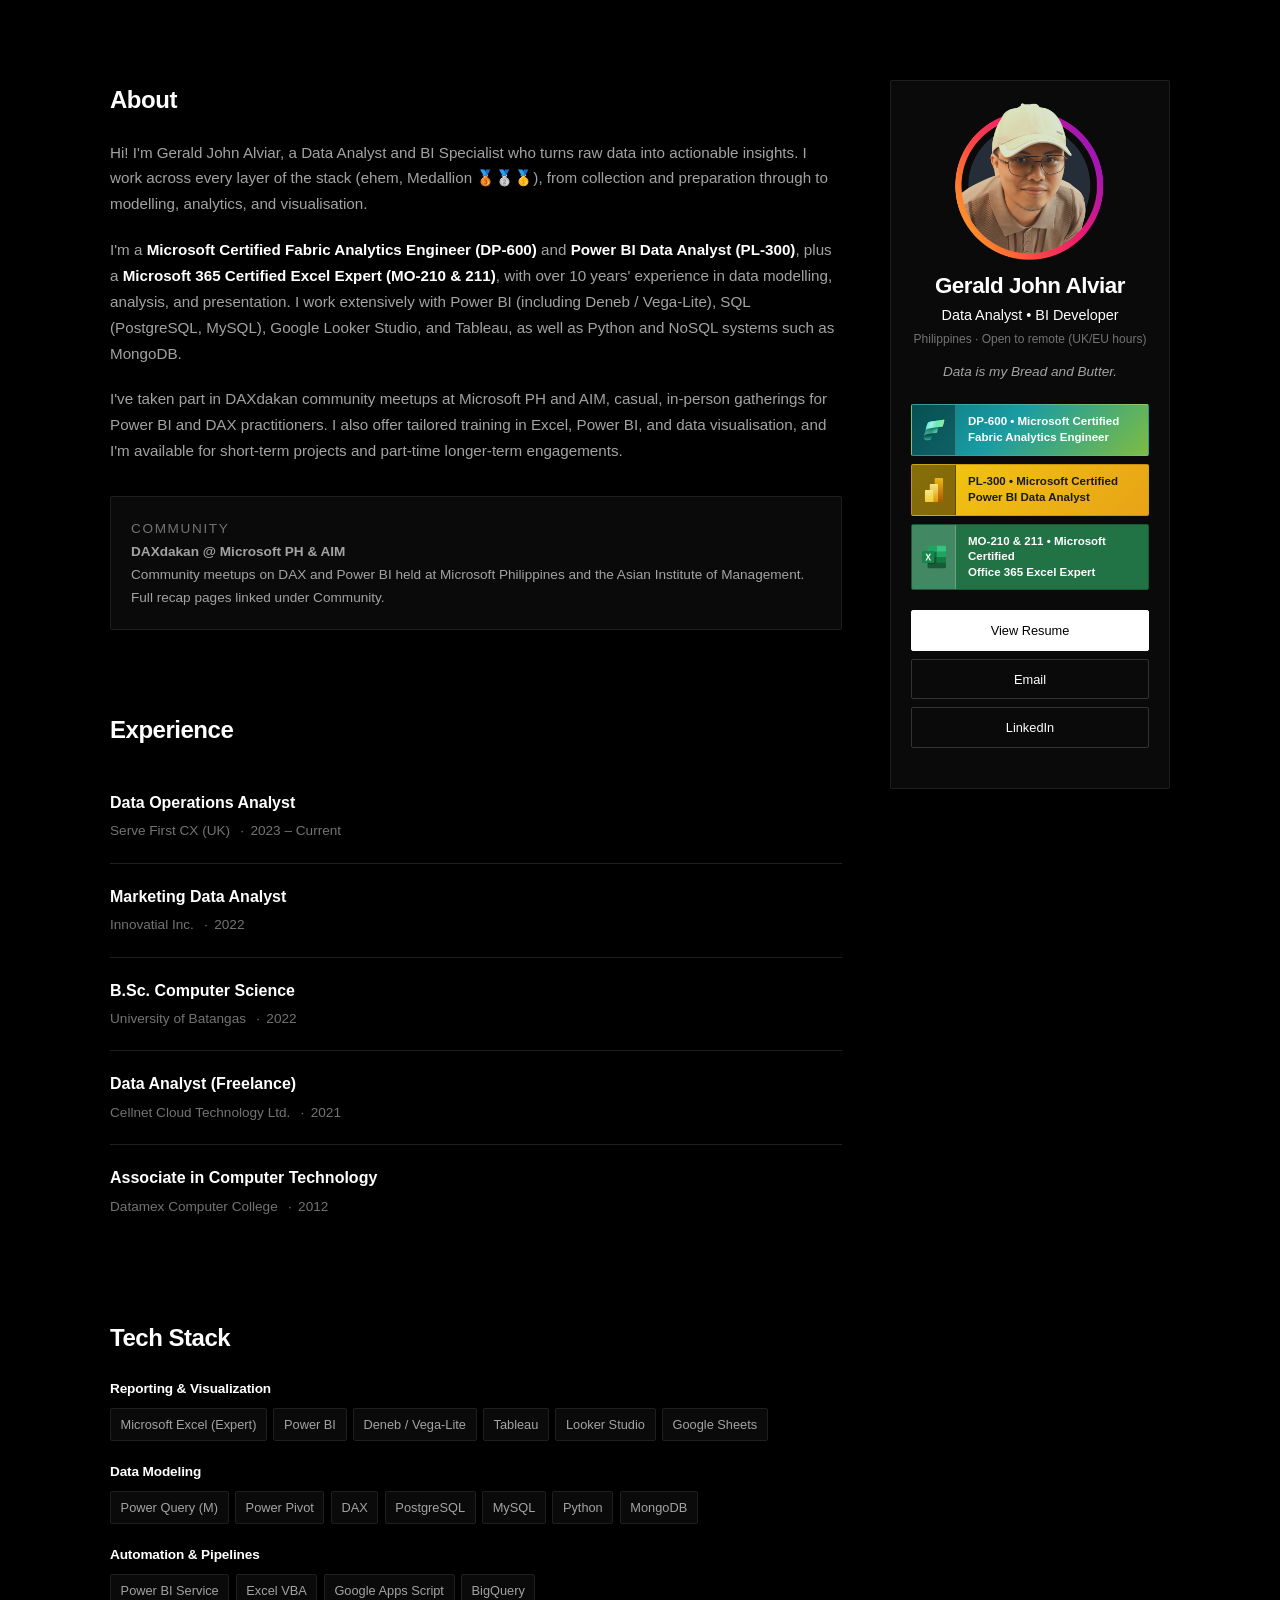
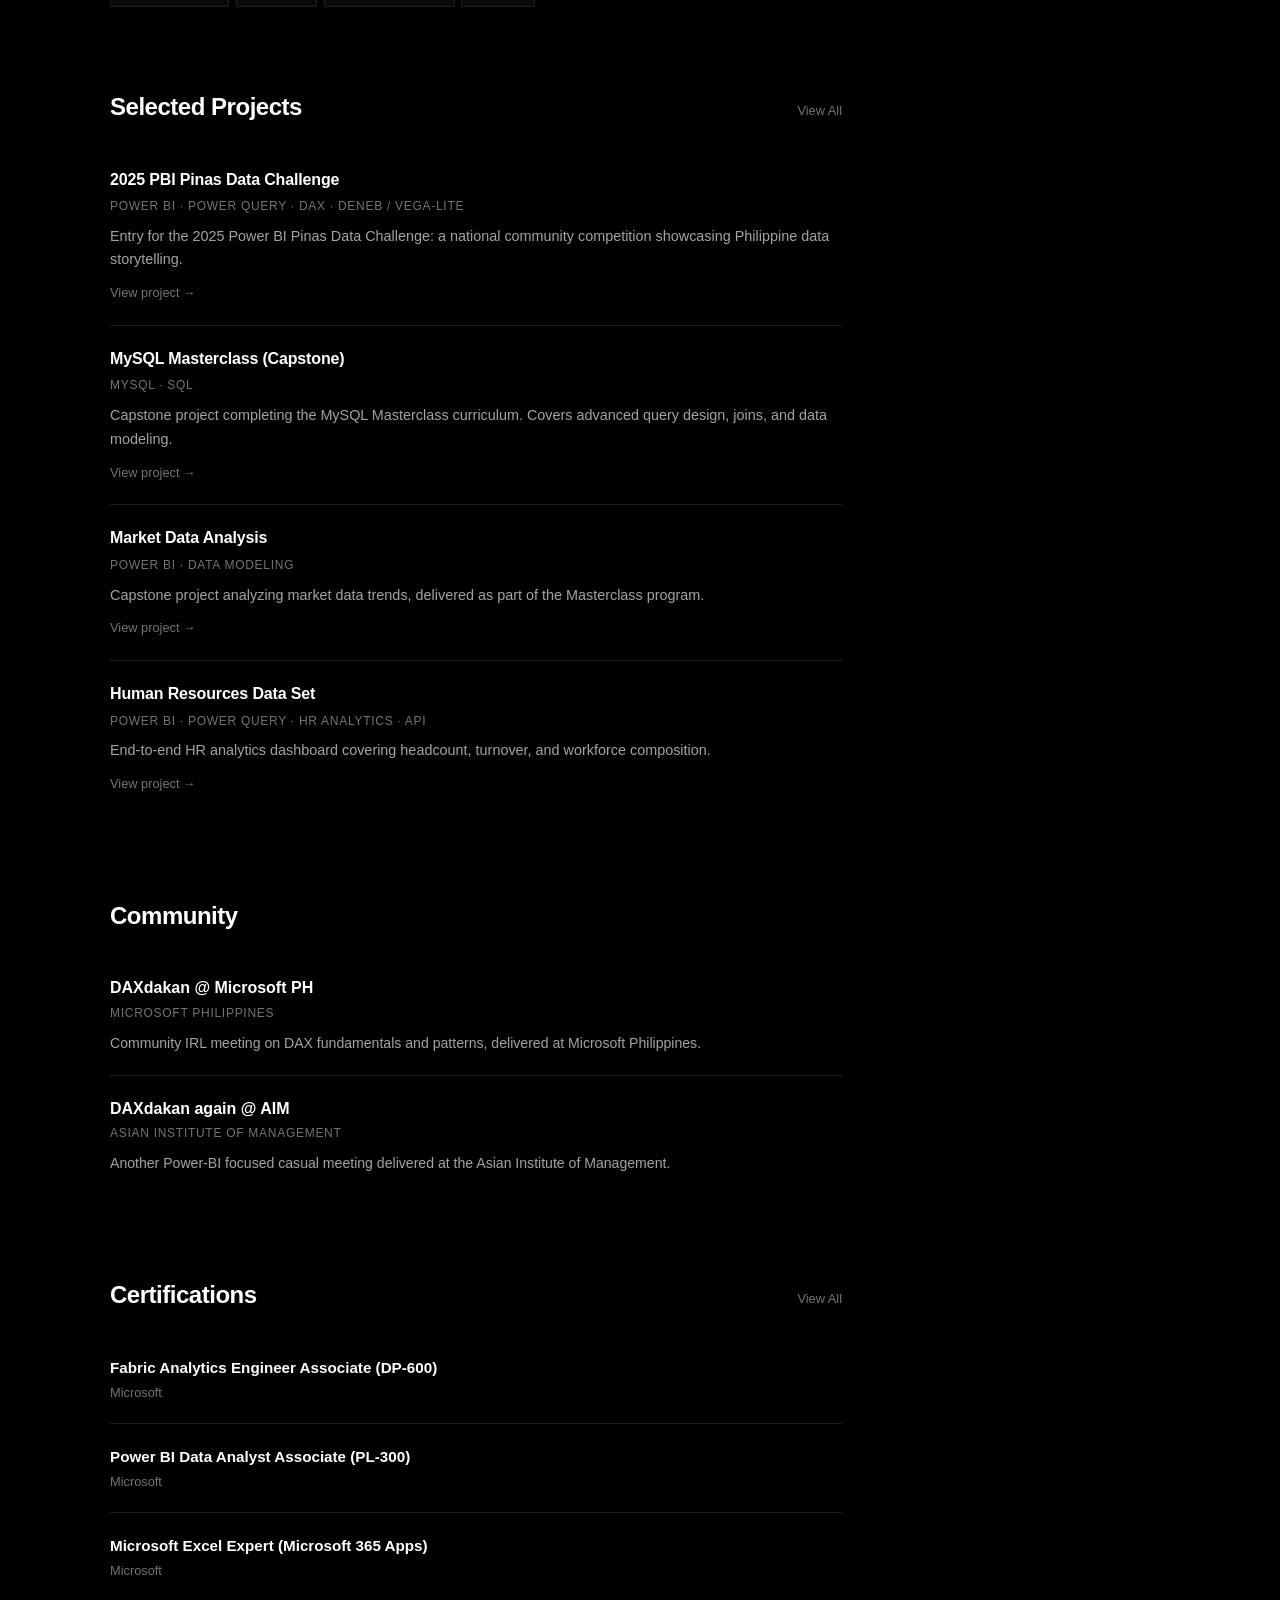
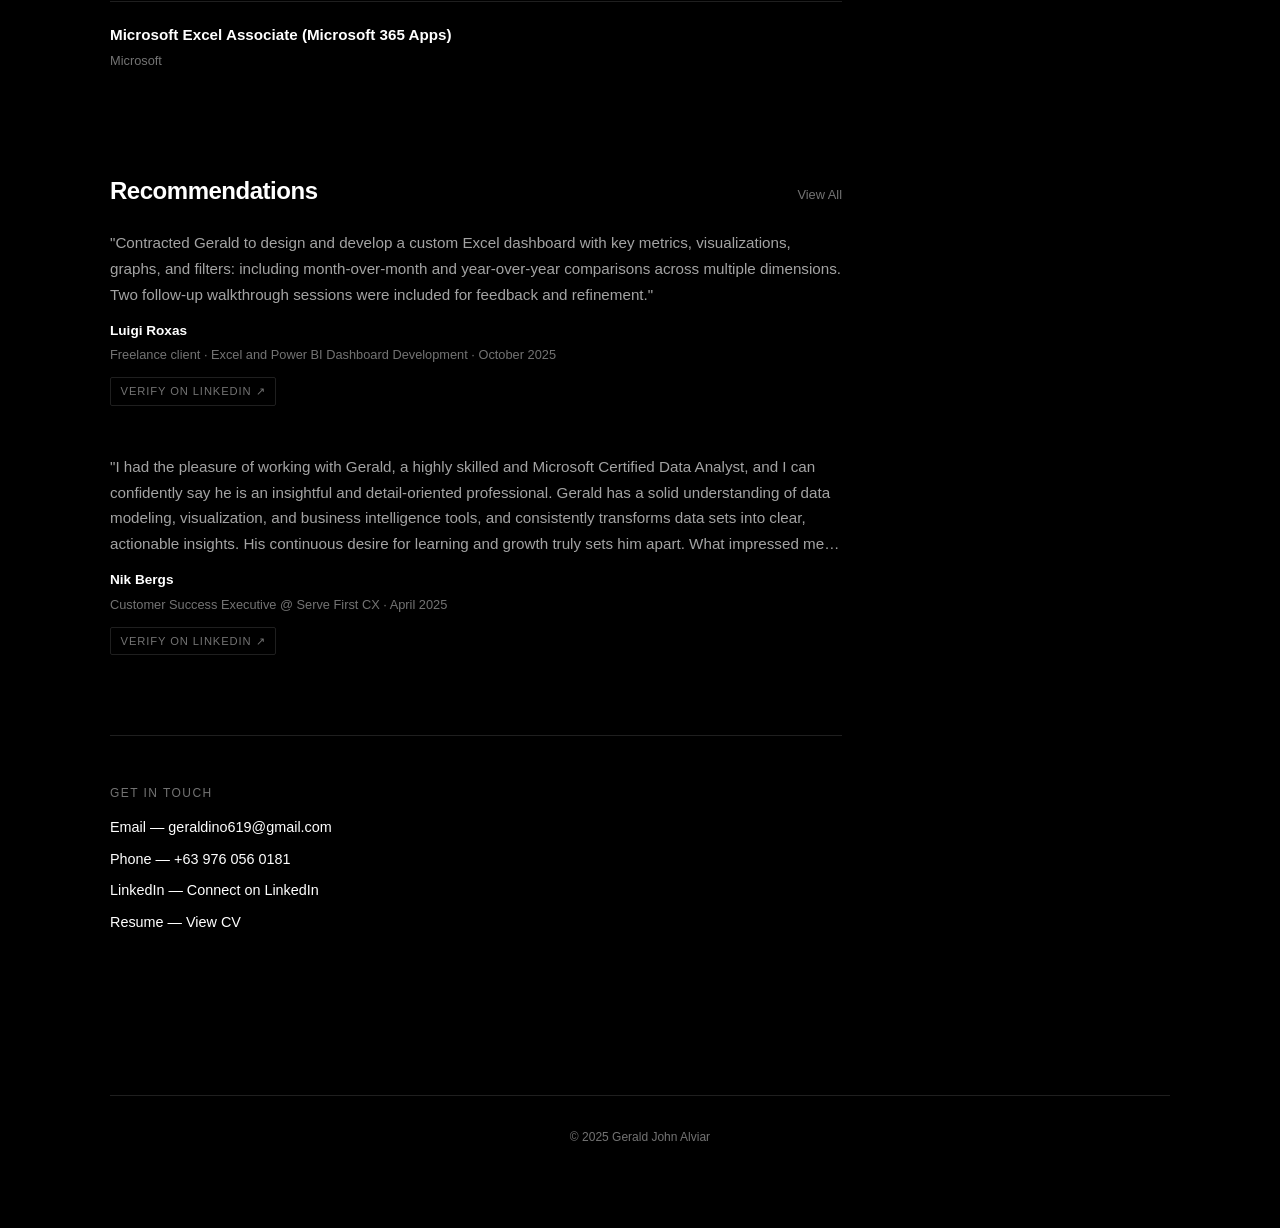
<file: index.html>
<!DOCTYPE html>
<html lang="en">
<head>
  <meta charset="UTF-8">
  <meta name="viewport" content="width=device-width, initial-scale=1.0">
  <meta name="description" content="G. Alviar | Portfolio">
  <meta name="referrer" content="no-referrer">
  <title>G. Alviar | Anything Data</title>
  <link rel="stylesheet" href="style.css">
</head>
<body>
  <main class="container two-col">

    <div class="main-col">

      <section class="about">
        <h2>About</h2>
        <div id="about-container"></div>
      </section>

      <section class="experience">
        <h2>Experience</h2>
        <ul class="experience-list" id="experience-list-container"></ul>
      </section>

      <section class="tech-stack">
        <h2>Tech Stack</h2>
        <div class="stack-list" id="stack-list-container"></div>
      </section>

      <section>
        <div class="section-header">
          <h2>Selected Projects</h2>
          <a class="view-all" href="projects.html">View All</a>
        </div>
        <div class="project-list" id="project-list-summary"></div>
      </section>

      <section>
        <h2>Community</h2>
        <ul class="speaking-list" id="speaking-list-container"></ul>
      </section>

      <section>
        <div class="section-header">
          <h2>Certifications</h2>
          <a class="view-all" href="certifications.html">View All</a>
        </div>
        <ul class="cert-list" id="cert-list-summary"></ul>
      </section>

      <section>
        <div class="section-header">
          <h2>Recommendations</h2>
          <a class="view-all" href="recommendations.html">View All</a>
        </div>
        <div class="recommendation-list" id="recommendations-summary-container"></div>
      </section>

      <section class="footer-zone">
        <div id="memberships-block"></div>
        <div id="contact-block"></div>
      </section>

    </div>

    <aside class="side-col" id="sidebar-container"></aside>

    <footer class="footer" id="footer-container"></footer>
  </main>

  <script src="data.js"></script>
  <script src="components.js"></script>
  <script src="app.js"></script>
</body>
</html>
</file>
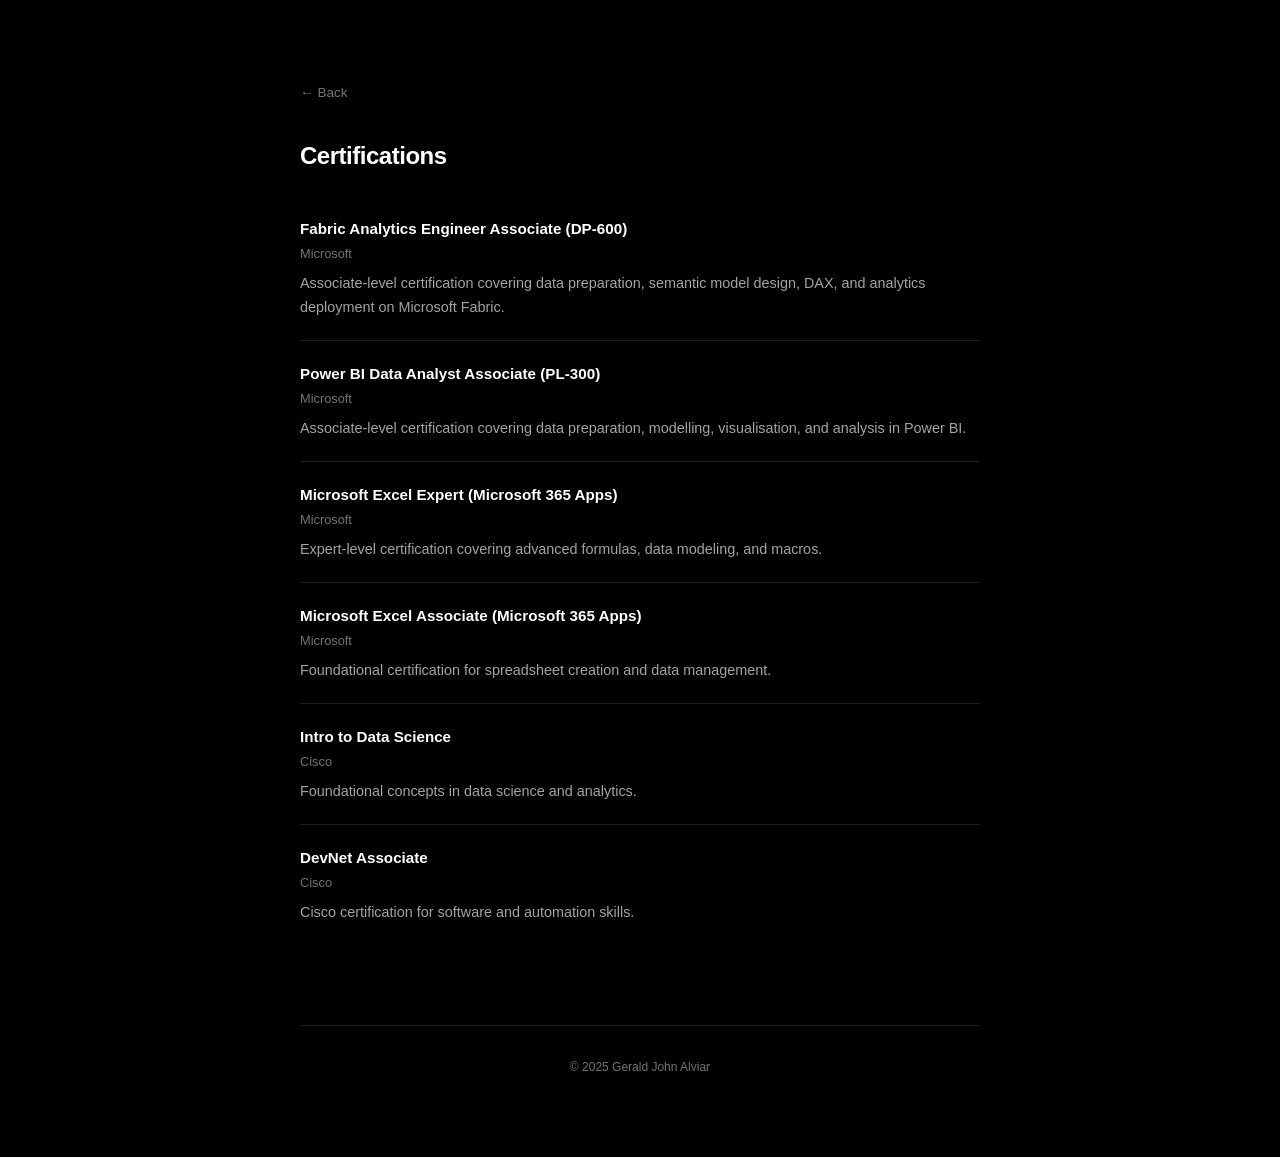
<file: certifications.html>
<!DOCTYPE html>
<html lang="en">
<head>
  <meta charset="UTF-8">
  <meta name="viewport" content="width=device-width, initial-scale=1.0">
  <meta name="referrer" content="no-referrer">
  <title>Certifications — Gerald John Alviar</title>
  <link rel="stylesheet" href="style.css">
</head>
<body>
  <main class="container">
    <a href="index.html" class="back-link">Back</a>
    <section>
      <h2>Certifications</h2>
      <ul class="cert-list" id="certifications-full-container"></ul>
    </section>
    <footer class="footer" id="footer-container"></footer>
  </main>

  <script src="data.js"></script>
  <script src="components.js"></script>
  <script src="app.js"></script>
</body>
</html>
</file>
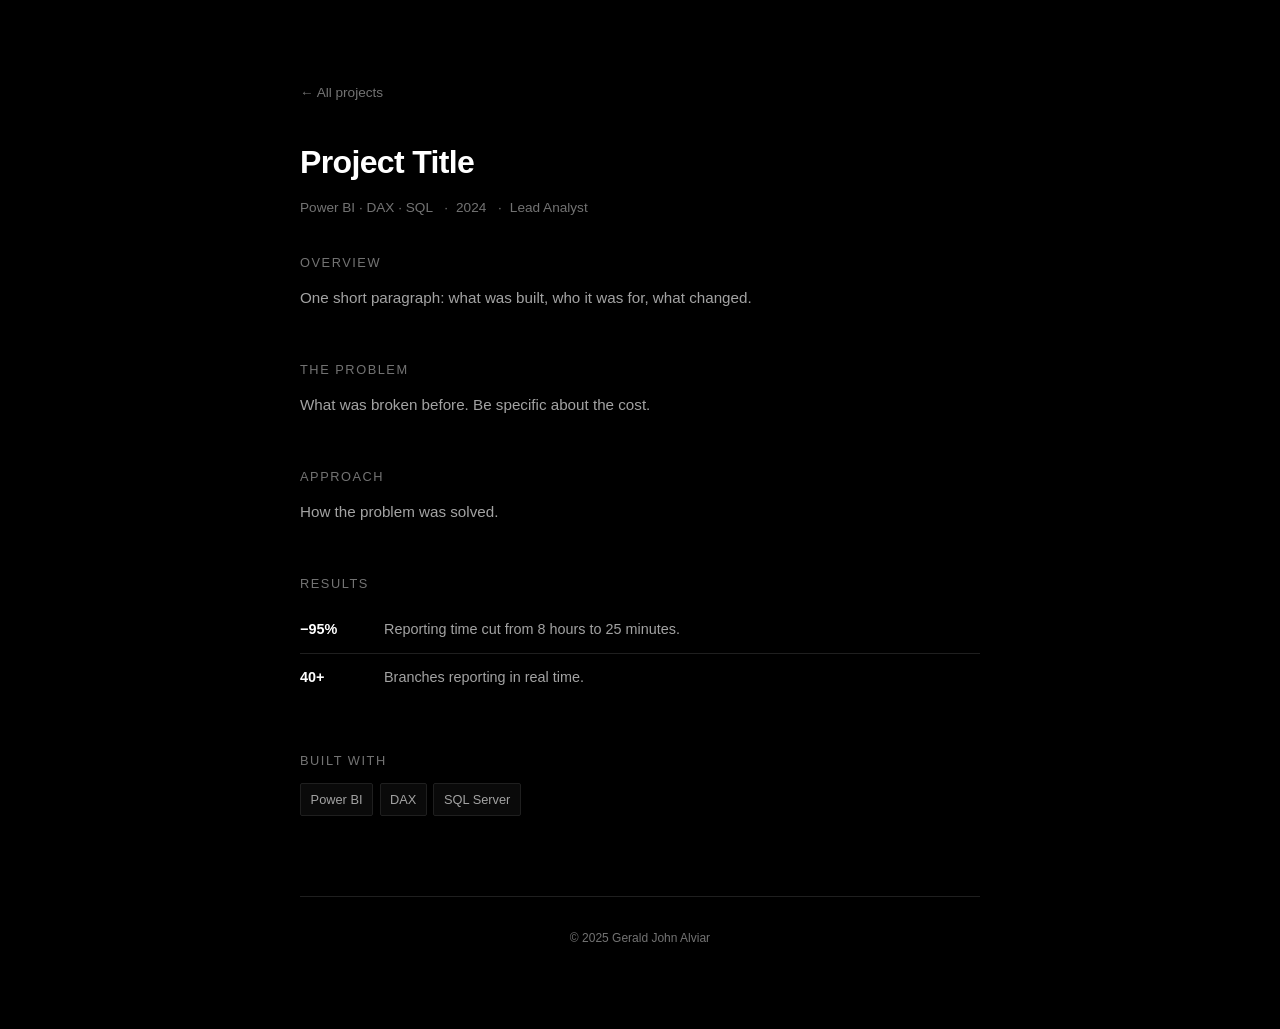
<file: project-sample.html>
<!DOCTYPE html>
<html lang="en">
<head>
  <meta charset="UTF-8">
  <meta name="viewport" content="width=device-width, initial-scale=1.0">
  <meta name="referrer" content="no-referrer">
  <title>Project Title — Gerald John Alviar</title>
  <link rel="stylesheet" href="style.css">
</head>
<body>
  <main class="container project-detail">

    <a href="projects.html" class="back-link">All projects</a>

    <h1>Project Title</h1>
    <p class="project-meta">
      <span>Power BI · DAX · SQL</span>
      <span>2024</span>
      <span>Lead Analyst</span>
    </p>

    <section class="project-section">
      <h2>Overview</h2>
      <p>One short paragraph: what was built, who it was for, what changed.</p>
    </section>

    <section class="project-section">
      <h2>The Problem</h2>
      <p>What was broken before. Be specific about the cost.</p>
    </section>

    <section class="project-section">
      <h2>Approach</h2>
      <p>How the problem was solved.</p>
    </section>

    <section class="project-section">
      <h2>Results</h2>
      <ul class="results-list">
        <li><strong>−95%</strong> Reporting time cut from 8 hours to 25 minutes.</li>
        <li><strong>40+</strong> Branches reporting in real time.</li>
      </ul>
    </section>

    <section class="project-section">
      <h2>Built With</h2>
      <ul class="tag-list">
        <li>Power BI</li>
        <li>DAX</li>
        <li>SQL Server</li>
      </ul>
    </section>

    <footer class="footer" id="footer-container"></footer>
  </main>

  <script src="data.js"></script>
  <script src="components.js"></script>
  <script src="app.js"></script>
</body>
</html>
</file>
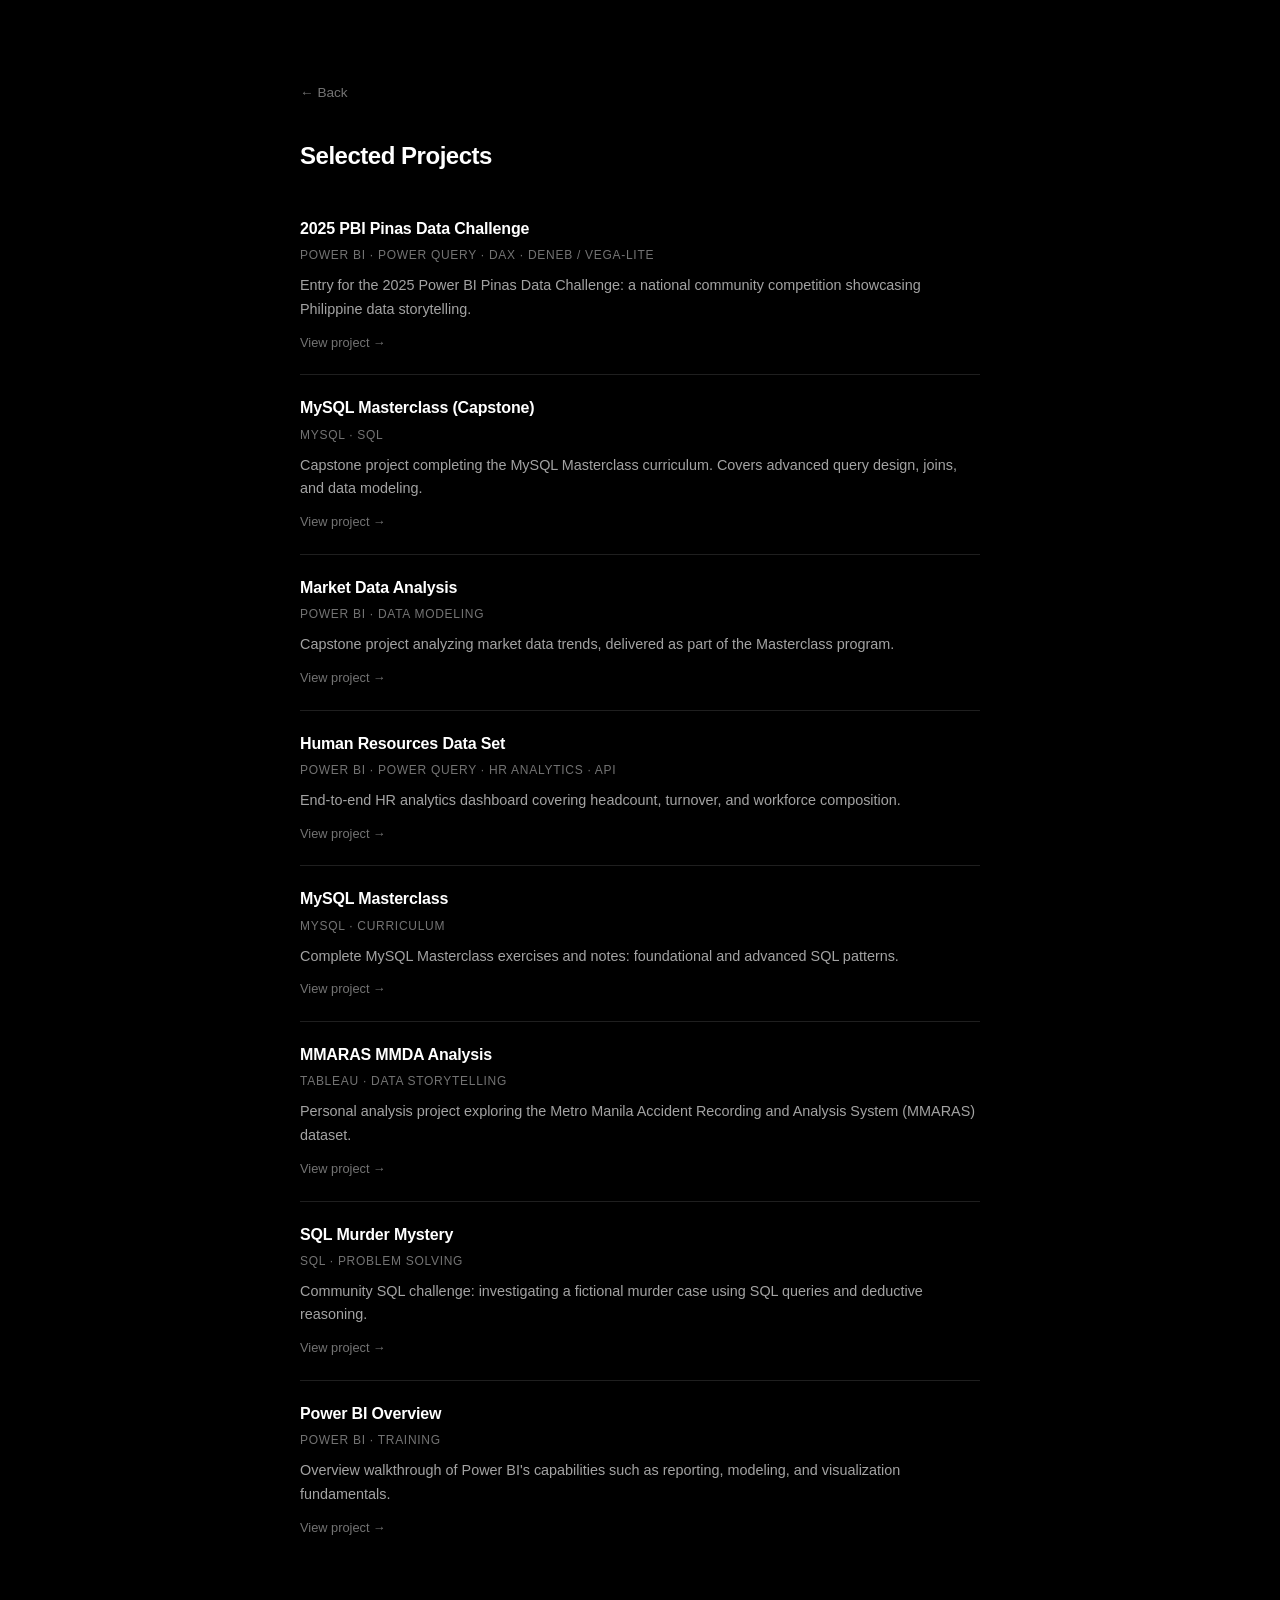
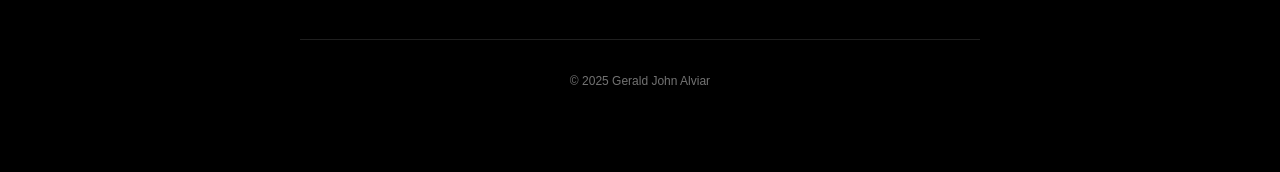
<file: projects.html>
<!DOCTYPE html>
<html lang="en">
<head>
  <meta charset="UTF-8">
  <meta name="viewport" content="width=device-width, initial-scale=1.0">
  <meta name="referrer" content="no-referrer">
  <title>Projects — Gerald John Alviar</title>
  <link rel="stylesheet" href="style.css">
</head>
<body>
  <main class="container">
    <a href="index.html" class="back-link">Back</a>
    <section>
      <h2>Selected Projects</h2>
      <div class="project-list" id="projects-full-container"></div>
    </section>
    <footer class="footer" id="footer-container"></footer>
  </main>

  <script src="data.js"></script>
  <script src="components.js"></script>
  <script src="app.js"></script>
</body>
</html>
</file>
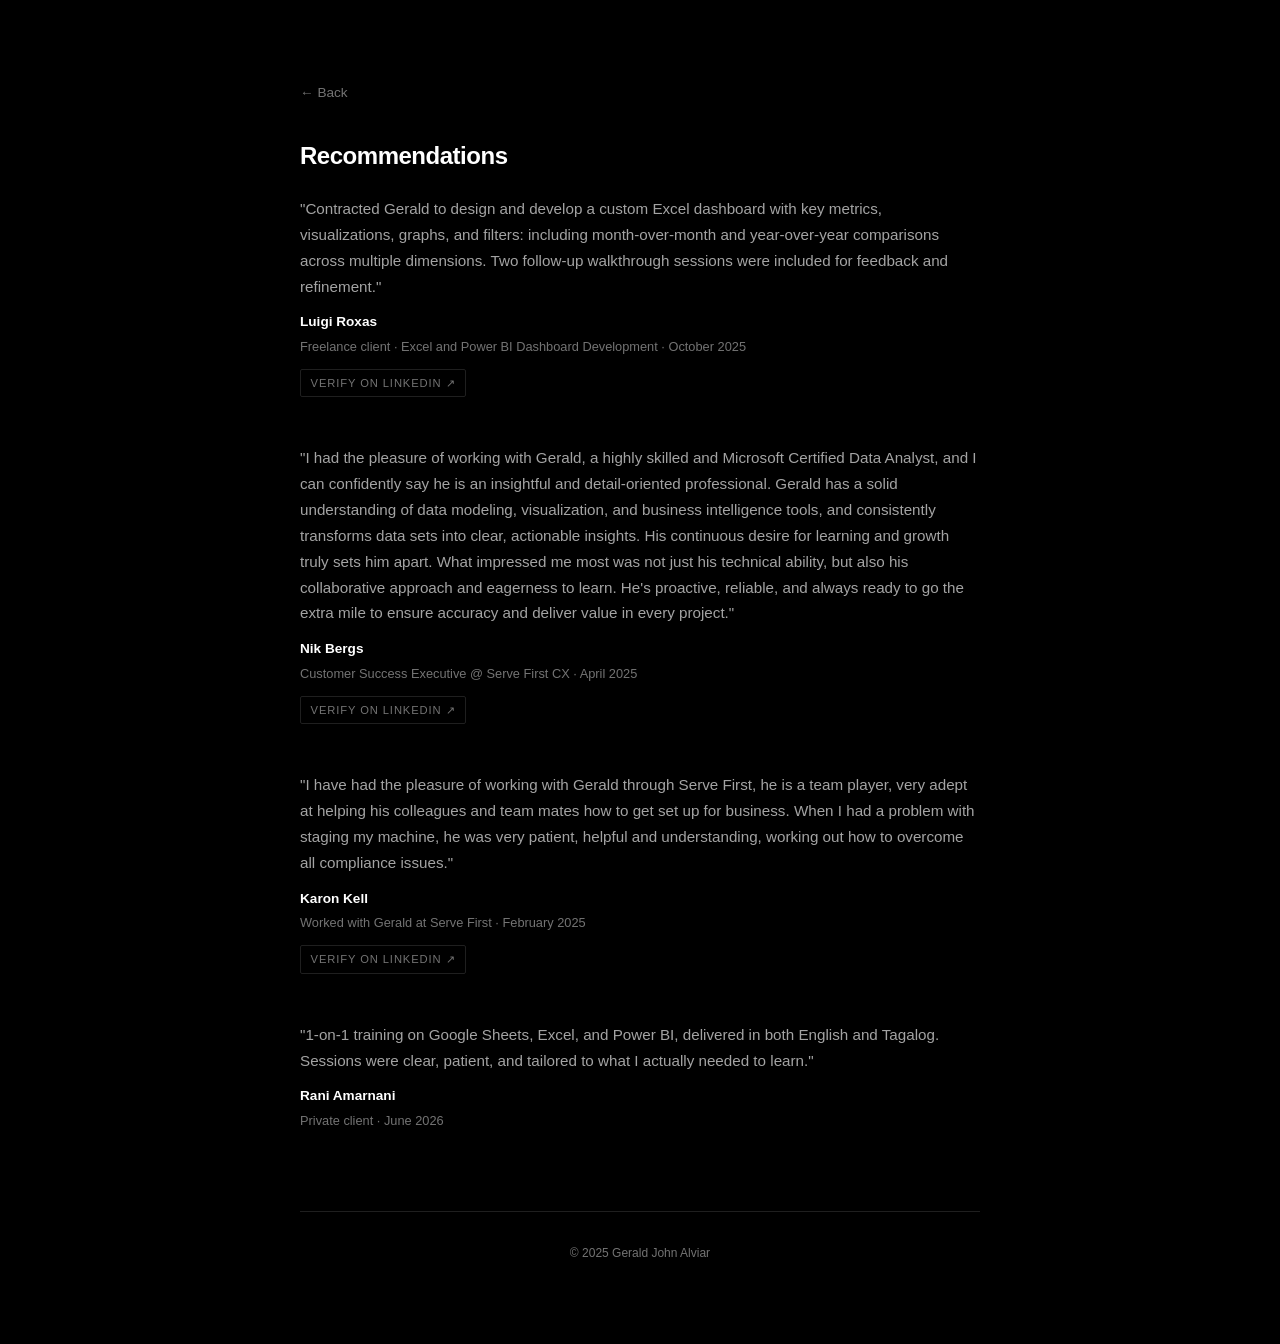
<file: recommendations.html>
<!DOCTYPE html>
<html lang="en">
<head>
  <meta charset="UTF-8">
  <meta name="viewport" content="width=device-width, initial-scale=1.0">
  <meta name="referrer" content="no-referrer">
  <title>Recommendations — Gerald John Alviar</title>
  <link rel="stylesheet" href="style.css">
</head>
<body>
  <main class="container">
    <a href="index.html" class="back-link">Back</a>
    <section>
      <h2>Recommendations</h2>
      <div class="recommendation-list" id="recommendations-full-container"></div>
    </section>
    <footer class="footer" id="footer-container"></footer>
  </main>

  <script src="data.js"></script>
  <script src="components.js"></script>
  <script src="app.js"></script>
</body>
</html>
</file>
<file: style.css>
/* ==========================================================================
   STRICT MINIMALIST PORTFOLIO — Two-column layout
   Main content LEFT, sticky identity card RIGHT.
   ========================================================================== */

*, *::before, *::after {
  box-sizing: border-box;
  margin: 0;
  padding: 0;
}

:root {
  --bg: #000000;
  --bg-alt: #0a0a0a;
  --border: #1f1f1f;
  --border-strong: #333333;
  --text: #ffffff;
  --text-muted: #737373;
  --text-soft: #a3a3a3;
  --hover: #ffffff;

  --space-xs: 0.5rem;
  --space-sm: 0.75rem;
  --space-md: 1.25rem;
  --space-lg: 2rem;
  --space-xl: 3rem;
  --space-2xl: 5rem;

  --radius: 2px;

  --layout-max: 1100px;
  --main-col: minmax(0, 1fr);
  --side-col: 280px;
  --col-gap: 3rem;
  --sidebar-sticky-top: 2.5rem;
}

html {
  scroll-behavior: smooth;
  -webkit-text-size-adjust: 100%;
}

body {
  font-family: -apple-system, BlinkMacSystemFont, "Segoe UI", Roboto, "Helvetica Neue", Arial, sans-serif;
  font-size: 15px;
  line-height: 1.65;
  color: var(--text);
  background: var(--bg);
  -webkit-font-smoothing: antialiased;
  -moz-osx-font-smoothing: grayscale;
}

.container {
  max-width: 720px;
  margin: 0 auto;
  padding: var(--space-2xl) var(--space-md);
}

.container.two-col {
  max-width: var(--layout-max);
  display: grid;
  grid-template-columns: var(--main-col) var(--side-col);
  gap: var(--col-gap);
  align-items: start;
}

.main-col > section {
  margin-bottom: var(--space-2xl);
}

.main-col > section:last-of-type {
  margin-bottom: var(--space-lg);
}

.main-col > section:empty {
  display: none;
}

.side-col {
  position: sticky;
  top: var(--sidebar-sticky-top);
  align-self: start;
}

/* --- Sidebar ------------------------------------------------------------ */
.sidebar-card {
  padding: var(--space-md);
  border: 1px solid var(--border);
  border-radius: var(--radius);
  background: var(--bg-alt);
  text-align: center;
}

.sidebar-avatar {
  display: flex;
  justify-content: center;
  margin-bottom: var(--space-sm);
}

.sidebar-avatar img {
  width: 160px;
  height: 160px;
  border-radius: 50%;
  object-fit: cover;
}

.sidebar-name {
  font-size: 1.4rem;
  font-weight: 700;
  letter-spacing: -0.02em;
  margin-bottom: 4px;
  line-height: 1.2;
}

.sidebar-title {
  font-size: 0.9rem;
  color: var(--text);
  font-weight: 500;
  margin-bottom: 2px;
}

.sidebar-location {
  font-size: 0.75rem;
  color: var(--text-muted);
  margin-bottom: var(--space-sm);
}

.sidebar-tagline {
  font-size: 0.85rem;
  color: var(--text-soft);
  font-style: italic;
  margin-bottom: var(--space-md);
  padding: 0 var(--space-xs);
}

/* --- Sidebar credentials (branded product buttons) --------------------- */
.sidebar-credentials {
  display: flex;
  flex-direction: column;
  gap: var(--space-xs);
  margin-bottom: var(--space-md);
}

.cred-btn {
  display: grid;
  grid-template-columns: 44px 1fr;
  align-items: stretch;
  min-height: 52px;
  border-radius: var(--radius);
  font-size: 0.72rem;
  font-weight: 600;
  line-height: 1.35;
  text-decoration: none;
  text-align: left;
  overflow: hidden;
  transition: transform 0.15s ease, box-shadow 0.15s ease, filter 0.15s ease;
}

.cred-btn:hover {
  transform: translateY(-1px);
  box-shadow: 0 4px 12px rgba(0, 0, 0, 0.35);
  opacity: 1;
  filter: brightness(1.08);
}

/* Full-height icon panel — its own column with subtle right divider */
.cred-btn .cred-icon {
  display: flex;
  align-items: center;
  justify-content: center;
  background: rgba(255, 255, 255, 0.12);
  border-right: 1px solid rgba(255, 255, 255, 0.15);
}

.cred-btn .cred-icon svg,
.cred-btn .cred-icon .cred-icon-img {
  width: 24px !important;
  height: 24px !important;
  min-width: 24px;
  min-height: 24px;
  max-width: 24px;
  max-height: 24px;
  display: block;
  object-fit: contain;
}

.cred-btn .cred-label {
  display: flex;
  align-items: center;
  padding: 0.55rem 0.75rem;
}

/* Microsoft Fabric — brand gradient (teal → cyan → green) */
.cred-fabric {
  background: linear-gradient(135deg, #0a7a7e 0%, #1a9ba3 40%, #7fbc42 100%);
  color: #ffffff;
  border: 1px solid rgba(255, 255, 255, 0.15);
}

/* Fabric icon panel — darker chip so the gradient logo has contrast */
.cred-fabric .cred-icon {
  background: rgba(0, 0, 0, 0.35);
  border-right-color: rgba(255, 255, 255, 0.2);
}

/* Microsoft Power BI — signature yellow with darker amber gradient depth */
.cred-powerbi {
  background: linear-gradient(135deg, #F2C811 0%, #E8A317 100%);
  color: #1a1a1a;
  border: 1px solid rgba(0, 0, 0, 0.15);
}

/* Power BI icon panel — dark chip so the yellow logo has strong contrast */
.cred-powerbi .cred-icon {
  background: rgba(0, 0, 0, 0.45);
  border-right-color: rgba(0, 0, 0, 0.3);
}

/* Microsoft Excel — signature product green */
.cred-excel {
  background: #217346;
  color: #ffffff;
  border: 1px solid #185a37;
}

/* Excel icon panel — slightly lighter tint (Excel logo already has white contrast) */
.cred-excel .cred-icon {
  background: rgba(255, 255, 255, 0.15);
  border-right-color: rgba(255, 255, 255, 0.2);
}

/* Fallback theme */
.cred-default {
  background: transparent;
  color: var(--text-soft);
  border: 1px solid var(--border-strong);
}

.cred-default .cred-icon {
  background: rgba(255, 255, 255, 0.04);
  border-right-color: var(--border);
}

.cred-default:hover {
  border-color: var(--text);
  color: var(--text);
}

/* Legacy .sidebar-badge — kept for backward compatibility if used elsewhere */
.sidebar-badge {
  display: inline-flex;
  align-items: center;
  gap: 0.4rem;
  padding: 0.35rem 0.7rem;
  border: 1px solid var(--border-strong);
  border-radius: 999px;
  font-size: 0.7rem;
  color: var(--text-soft);
  text-decoration: none;
  margin-bottom: var(--space-md);
  line-height: 1.3;
  transition: border-color 0.2s ease, color 0.2s ease;
}

.sidebar-badge::before {
  content: "★";
  color: var(--text);
}

.sidebar-badge:hover {
  border-color: var(--text);
  color: var(--text);
  opacity: 1;
}

.sidebar-buttons {
  display: flex;
  flex-direction: column;
  gap: var(--space-xs);
  margin-bottom: var(--space-md);
}

.sidebar-buttons .button {
  width: 100%;
  text-align: center;
}

.sidebar-socials {
  padding-top: var(--space-md);
  border-top: 1px solid var(--border);
}

.sidebar-socials h3 {
  font-size: 0.65rem;
  text-transform: uppercase;
  letter-spacing: 0.14em;
  color: var(--text-muted);
  font-weight: 500;
  margin-bottom: var(--space-xs);
}

.sidebar-socials ul {
  list-style: none;
  display: flex;
  flex-wrap: wrap;
  justify-content: center;
  gap: var(--space-xs);
}

.sidebar-socials a {
  display: inline-block;
  padding: 0.3rem 0.7rem;
  font-size: 0.75rem;
  border: 1px solid var(--border-strong);
  border-radius: var(--radius);
  color: var(--text);
  text-decoration: none;
  transition: border-color 0.2s ease;
}

.sidebar-socials a:hover {
  border-color: var(--text);
  opacity: 1;
}

/* --- Typography --------------------------------------------------------- */
h1, h2, h3, h4 {
  font-weight: 600;
  letter-spacing: -0.01em;
  color: var(--text);
}

h2 {
  font-size: 1.5rem;
  font-weight: 600;
  letter-spacing: -0.02em;
  margin-bottom: var(--space-md);
}

h3 {
  font-size: 1rem;
  margin-bottom: 2px;
}

h4 {
  font-size: 0.95rem;
  margin-bottom: 2px;
}

p {
  margin-bottom: var(--space-md);
  color: var(--text-soft);
}

p:last-child {
  margin-bottom: 0;
}

a {
  color: var(--text);
  text-decoration: none;
  transition: color 0.15s ease, opacity 0.15s ease;
}

a:hover {
  color: var(--hover);
  opacity: 0.7;
}

/* --- Buttons ------------------------------------------------------------ */
.button {
  display: inline-block;
  padding: 0.55rem 1rem;
  font-size: 0.8rem;
  font-weight: 500;
  text-decoration: none;
  border: 1px solid var(--border-strong);
  border-radius: var(--radius);
  color: var(--text);
  background: transparent;
  transition: background 0.15s ease, border-color 0.15s ease;
}

.button:hover {
  background: var(--border);
  border-color: var(--text);
  color: var(--text);
  opacity: 1;
}

.button.primary {
  background: var(--text);
  color: var(--bg);
  border-color: var(--text);
}

.button.primary:hover {
  background: transparent;
  color: var(--text);
}

/* --- Sub-page hero (single-column) -------------------------------------- */
.hero {
  text-align: center;
  margin-bottom: var(--space-2xl);
}

.hero-avatar {
  display: flex;
  justify-content: center;
  margin-bottom: var(--space-md);
}

.hero-avatar img {
  width: 110px;
  height: 110px;
  border-radius: 50%;
  object-fit: cover;
}

.hero .name {
  font-size: 2rem;
  font-weight: 700;
  letter-spacing: -0.02em;
  margin-bottom: var(--space-xs);
}

.hero .title {
  font-size: 1rem;
  color: var(--text);
  font-weight: 500;
  margin-bottom: var(--space-xs);
}

.hero .location {
  font-size: 0.85rem;
  color: var(--text-muted);
  margin-bottom: var(--space-sm);
}

.hero .tagline {
  font-size: 1rem;
  color: var(--text-soft);
  font-style: italic;
  margin-bottom: var(--space-lg);
}

.hero-badge {
  display: inline-flex;
  align-items: center;
  gap: 0.5rem;
  padding: 0.4rem 0.9rem;
  border: 1px solid var(--border-strong);
  border-radius: 999px;
  font-size: 0.8rem;
  color: var(--text-soft);
  margin-bottom: var(--space-lg);
  text-decoration: none;
}

.hero-badge::before {
  content: "★";
  color: var(--text);
}

.hero .buttons {
  display: flex;
  flex-wrap: wrap;
  gap: var(--space-xs);
  justify-content: center;
}

/* --- Section headers ---------------------------------------------------- */
.section-header {
  display: flex;
  align-items: baseline;
  justify-content: space-between;
  margin-bottom: var(--space-md);
}

.section-header h2 {
  margin: 0;
}

.section-header a.view-all {
  font-size: 0.8rem;
  color: var(--text-muted);
}

.section-header a.view-all:hover {
  color: var(--text);
}

/* --- About -------------------------------------------------------------- */
.about p {
  font-size: 0.95rem;
  line-height: 1.7;
}

.about strong {
  color: var(--text);
  font-weight: 600;
}

.about-callout {
  margin-top: var(--space-lg);
  padding: var(--space-md);
  border: 1px solid var(--border);
  border-radius: var(--radius);
  background: var(--bg-alt);
}

.about-callout-label {
  font-size: 0.7rem;
  text-transform: uppercase;
  letter-spacing: 0.12em;
  color: var(--text-muted);
  margin-bottom: var(--space-xs);
}

.about-callout-title {
  font-size: 1rem;
  font-weight: 600;
  margin-bottom: var(--space-xs);
}

.about-callout p {
  font-size: 0.85rem;
  margin: 0;
}

/* --- Experience --------------------------------------------------------- */
.experience-list {
  list-style: none;
}

.experience-list li {
  padding: var(--space-md) 0;
  border-bottom: 1px solid var(--border);
}

.experience-list li:last-child {
  border-bottom: none;
}

.experience-list .role-title {
  font-size: 1rem;
  font-weight: 600;
  margin-bottom: 4px;
  color: var(--text);
}

.experience-list .role-meta {
  font-size: 0.85rem;
  color: var(--text-muted);
}

.experience-list .role-meta .year {
  margin-left: 0.4rem;
}

.experience-list .role-meta .year::before {
  content: "·";
  margin-right: 0.4rem;
}

/* --- Tech Stack --------------------------------------------------------- */
.stack-list {
  display: flex;
  flex-direction: column;
  gap: var(--space-md);
}

.stack-group h3 {
  font-size: 0.85rem;
  font-weight: 600;
  color: var(--text);
  margin-bottom: var(--space-xs);
}

.stack-group ul {
  list-style: none;
  display: flex;
  flex-wrap: wrap;
  gap: 0.4rem;
}

.stack-group li {
  font-size: 0.8rem;
  padding: 0.3rem 0.6rem;
  border: 1px solid var(--border);
  border-radius: var(--radius);
  color: var(--text-soft);
  background: var(--bg-alt);
}

/* --- Project list ------------------------------------------------------- */
.project-list {
  display: flex;
  flex-direction: column;
}

.project {
  padding: var(--space-md) 0;
  border-bottom: 1px solid var(--border);
}

.project:last-child {
  border-bottom: none;
}

.project h4 {
  font-size: 1rem;
  font-weight: 600;
  margin-bottom: 4px;
}

.project-tech {
  font-size: 0.75rem;
  text-transform: uppercase;
  letter-spacing: 0.06em;
  color: var(--text-muted);
  margin-bottom: var(--space-xs);
}

.project-desc {
  font-size: 0.9rem;
  color: var(--text-soft);
  margin-bottom: var(--space-xs);
}

.project-link {
  font-size: 0.8rem;
  color: var(--text-muted);
}

.project-link:hover {
  color: var(--text);
}

#project-list-summary .project-desc {
  display: -webkit-box;
  -webkit-line-clamp: 2;
  -webkit-box-orient: vertical;
  overflow: hidden;
}

/* --- Speaking list ------------------------------------------------------ */
.speaking-list {
  list-style: none;
  display: flex;
  flex-direction: column;
}

.speaking-item {
  padding: var(--space-md) 0;
  border-bottom: 1px solid var(--border);
}

.speaking-item:last-child {
  border-bottom: none;
}

.speaking-title {
  font-size: 1rem;
  font-weight: 600;
  margin-bottom: 2px;
}

.speaking-venue {
  font-size: 0.75rem;
  text-transform: uppercase;
  letter-spacing: 0.06em;
  color: var(--text-muted);
  margin-bottom: var(--space-xs);
}

.speaking-desc {
  font-size: 0.88rem;
  color: var(--text-soft);
  margin: 0;
}

/* --- Empty states ------------------------------------------------------- */
.empty-state {
  padding: var(--space-lg) var(--space-md);
  border: 1px dashed var(--border-strong);
  border-radius: var(--radius);
  text-align: center;
}

.empty-state-title {
  font-size: 0.95rem;
  font-weight: 600;
  color: var(--text);
  margin-bottom: var(--space-xs);
}

.empty-state-sub {
  font-size: 0.85rem;
  color: var(--text-muted);
  margin: 0 auto;
  max-width: 480px;
  line-height: 1.6;
}

/* --- Video container ---------------------------------------------------- */
.video-container {
  position: relative;
  padding-bottom: 56.25%;
  height: 0;
  overflow: hidden;
  margin-bottom: var(--space-sm);
  border: 1px solid var(--border);
  background: var(--bg-alt);
}

.video-container iframe {
  position: absolute;
  inset: 0;
  width: 100%;
  height: 100%;
  border: 0;
}

.video-container.drive-video .drive-wrapper {
  position: absolute;
  top: -55px;
  left: 0;
  width: 100%;
  height: calc(100% + 55px);
}

.video-container.drive-video .drive-wrapper iframe {
  width: 100%;
  height: 100%;
}

/* --- Certifications ----------------------------------------------------- */
.cert-list {
  list-style: none;
  display: flex;
  flex-direction: column;
}

.cert-list li {
  padding: var(--space-md) 0;
  border-bottom: 1px solid var(--border);
}

.cert-list li:last-child {
  border-bottom: none;
}

.cert-list .cert-title {
  font-size: 0.95rem;
  font-weight: 600;
  margin-bottom: 2px;
}

.cert-list .cert-meta {
  font-size: 0.8rem;
  color: var(--text-muted);
}

/* --- Recommendations ---------------------------------------------------- */
.recommendation-list {
  display: flex;
  flex-direction: column;
  gap: var(--space-xl);
}

blockquote {
  border: none;
  padding: 0;
}

blockquote p {
  font-size: 0.95rem;
  line-height: 1.7;
  color: var(--text-soft);
  margin-bottom: var(--space-sm);
}

blockquote footer {
  font-size: 0.85rem;
  color: var(--text-muted);
}

blockquote cite {
  font-style: normal;
  font-weight: 600;
  color: var(--text);
  display: block;
  margin-bottom: 2px;
}

.rec-title {
  display: block;
  color: var(--text-muted);
  font-size: 0.8rem;
}

.verify-link {
  display: inline-block;
  margin-top: var(--space-sm);
  padding: 0.25rem 0.6rem;
  font-size: 0.7rem;
  color: var(--text-muted);
  border: 1px solid var(--border);
  border-radius: var(--radius);
  text-transform: uppercase;
  letter-spacing: 0.08em;
  transition: border-color 0.15s ease, color 0.15s ease;
}

.verify-link:hover {
  color: var(--text);
  border-color: var(--border-strong);
  opacity: 1;
}

#recommendations-summary-container .rec-quote-text {
  display: -webkit-box;
  -webkit-line-clamp: 4;
  -webkit-box-orient: vertical;
  overflow: hidden;
}

/* --- Footer zone -------------------------------------------------------- */
.footer-zone {
  margin-top: var(--space-xl);
  padding-top: var(--space-xl);
  border-top: 1px solid var(--border);
  display: flex;
  flex-direction: column;
  gap: var(--space-xl);
}

.footer-zone > div:empty {
  display: none;
}

.footer-block {
  margin-bottom: 0;
}

.footer-block h3 {
  font-size: 0.75rem;
  text-transform: uppercase;
  letter-spacing: 0.12em;
  color: var(--text-muted);
  font-weight: 500;
  margin-bottom: var(--space-sm);
}

.footer-block ul {
  list-style: none;
}

.footer-block li {
  font-size: 0.9rem;
  margin-bottom: var(--space-xs);
}

.footer-block li:last-child {
  margin-bottom: 0;
}

.footer-block a {
  color: var(--text);
}

.footer-block a:hover {
  opacity: 0.7;
}

.footer-block.inline ul {
  display: flex;
  flex-wrap: wrap;
  gap: var(--space-sm);
}

/* --- Sub-page back nav -------------------------------------------------- */
.back-link {
  display: inline-block;
  font-size: 0.85rem;
  color: var(--text-muted);
  text-decoration: none;
  margin-bottom: var(--space-lg);
}

.back-link:hover {
  color: var(--text);
}

.back-link::before {
  content: "← ";
}

/* --- Project detail page ------------------------------------------------ */
.project-detail h1 {
  font-size: 2rem;
  font-weight: 700;
  letter-spacing: -0.02em;
  margin-bottom: var(--space-xs);
}

.project-detail .project-meta {
  font-size: 0.85rem;
  color: var(--text-muted);
  margin-bottom: var(--space-lg);
}

.project-detail .project-meta span + span::before {
  content: "·";
  margin: 0 0.5rem;
}

.project-detail .project-section {
  margin-bottom: var(--space-xl);
}

.project-detail .project-section h2 {
  font-size: 0.8rem;
  text-transform: uppercase;
  letter-spacing: 0.12em;
  color: var(--text-muted);
  font-weight: 500;
  margin-bottom: var(--space-sm);
}

.project-detail .project-section p {
  font-size: 0.95rem;
  color: var(--text-soft);
  line-height: 1.7;
}

.project-detail .results-list {
  list-style: none;
}

.project-detail .results-list li {
  padding: var(--space-sm) 0;
  border-bottom: 1px solid var(--border);
  font-size: 0.9rem;
  color: var(--text-soft);
}

.project-detail .results-list li:last-child {
  border-bottom: none;
}

.project-detail .results-list strong {
  color: var(--text);
  display: inline-block;
  min-width: 80px;
  font-variant-numeric: tabular-nums;
}

.project-detail .screenshot {
  width: 100%;
  border: 1px solid var(--border);
  border-radius: var(--radius);
  margin-bottom: var(--space-sm);
  background: var(--bg-alt);
  display: block;
}

.project-detail .screenshot-caption {
  font-size: 0.8rem;
  color: var(--text-muted);
  margin-bottom: var(--space-md);
}

.project-detail .tag-list {
  display: flex;
  flex-wrap: wrap;
  gap: 0.4rem;
  list-style: none;
}

.project-detail .tag-list li {
  font-size: 0.8rem;
  padding: 0.3rem 0.6rem;
  border: 1px solid var(--border);
  border-radius: var(--radius);
  color: var(--text-soft);
  background: var(--bg-alt);
}

/* --- Footer ------------------------------------------------------------- */
.footer {
  margin-top: var(--space-2xl);
  padding-top: var(--space-lg);
  border-top: 1px solid var(--border);
  text-align: center;
  grid-column: 1 / -1;
}

.footer p {
  font-size: 0.75rem;
  color: var(--text-muted);
}

/* --- Responsive --------------------------------------------------------- */
@media (max-width: 900px) {
  .container.two-col {
    grid-template-columns: 1fr;
    gap: var(--space-xl);
  }

  .side-col {
    position: static;
    top: auto;
    order: -1;
    max-width: 480px;
    margin: 0 auto;
    width: 100%;
  }
}

@media (max-width: 600px) {
  :root {
    --space-2xl: 4rem;
  }

  .container,
  .container.two-col {
    padding: var(--space-xl) var(--space-md);
  }

  .hero .name {
    font-size: 1.75rem;
  }

  .hero-avatar img {
    width: 90px;
    height: 90px;
  }

  .sidebar-avatar img {
    width: 84px;
    height: 84px;
  }
}

@media print {
  .button,
  .back-link,
  .video-container,
  .side-col {
    display: none;
  }
  body {
    color: #000;
    background: #fff;
  }
  .container.two-col {
    display: block;
  }
}
</file>
